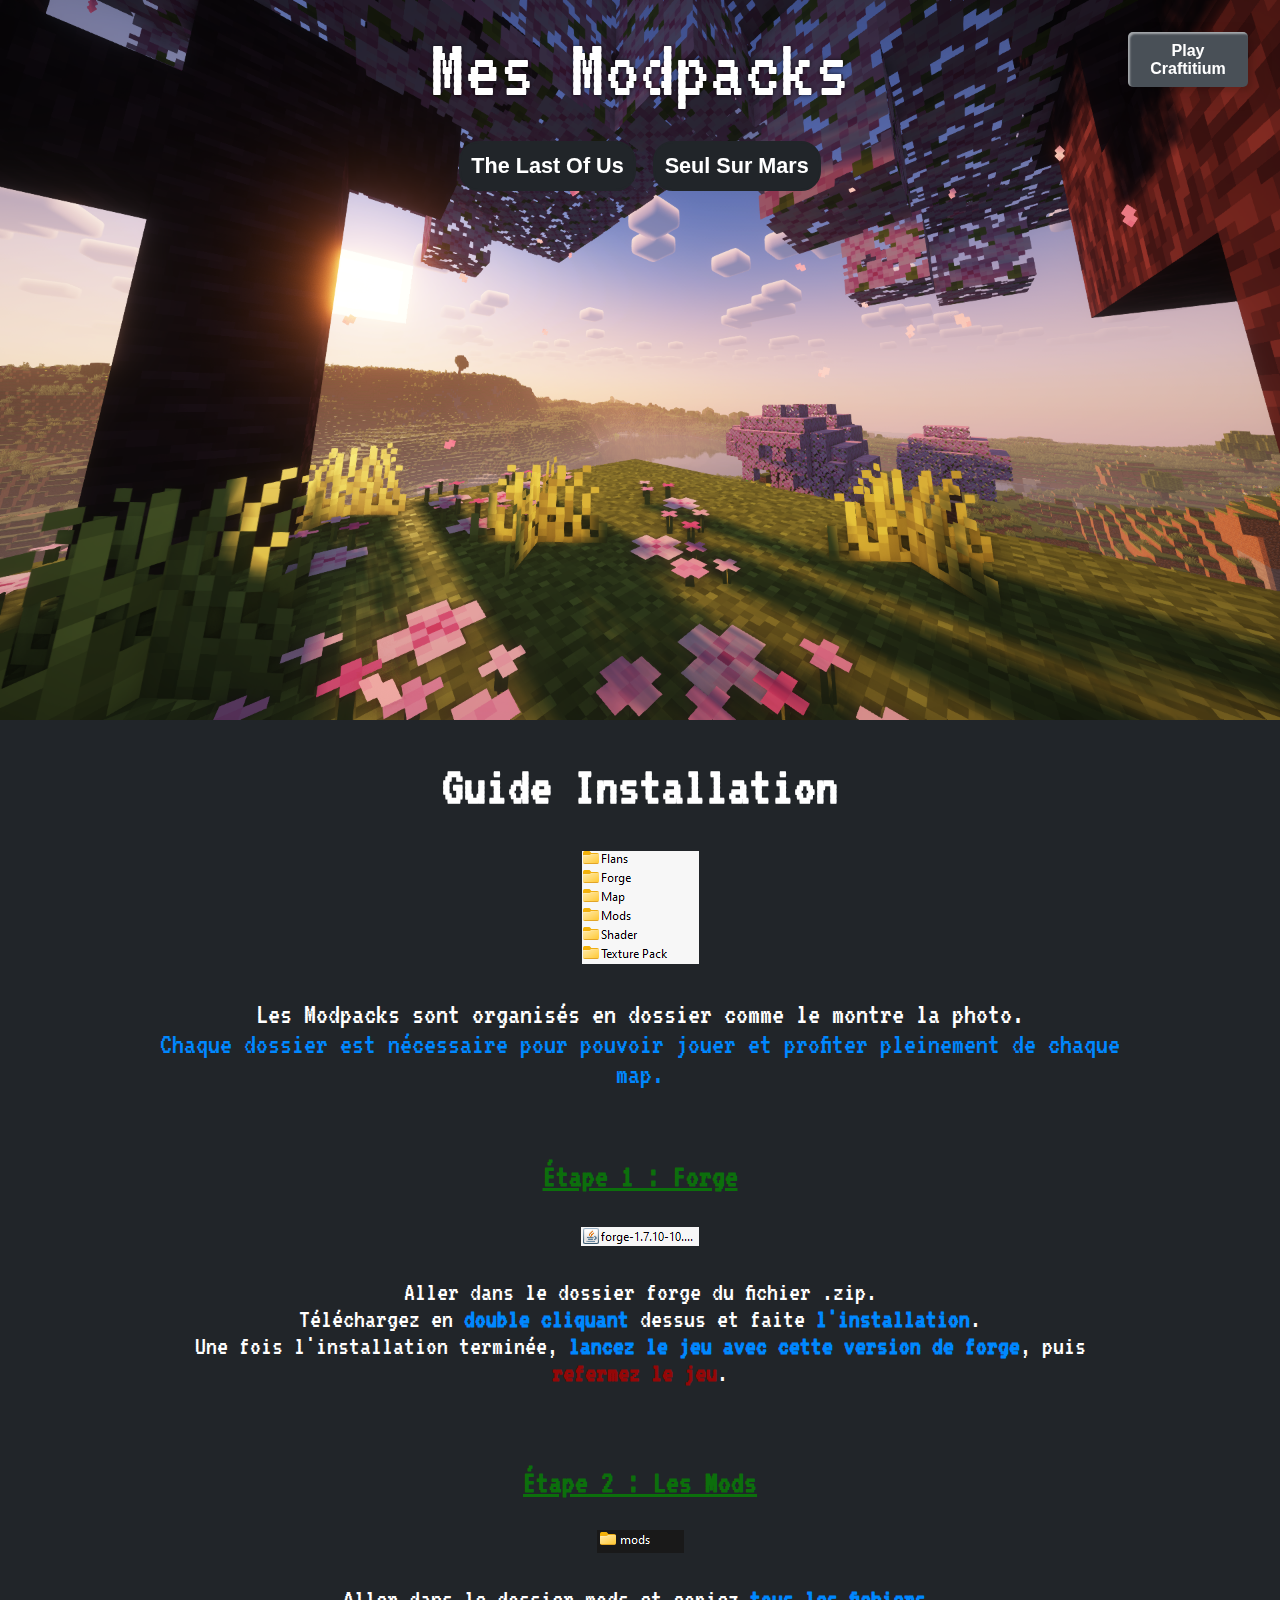
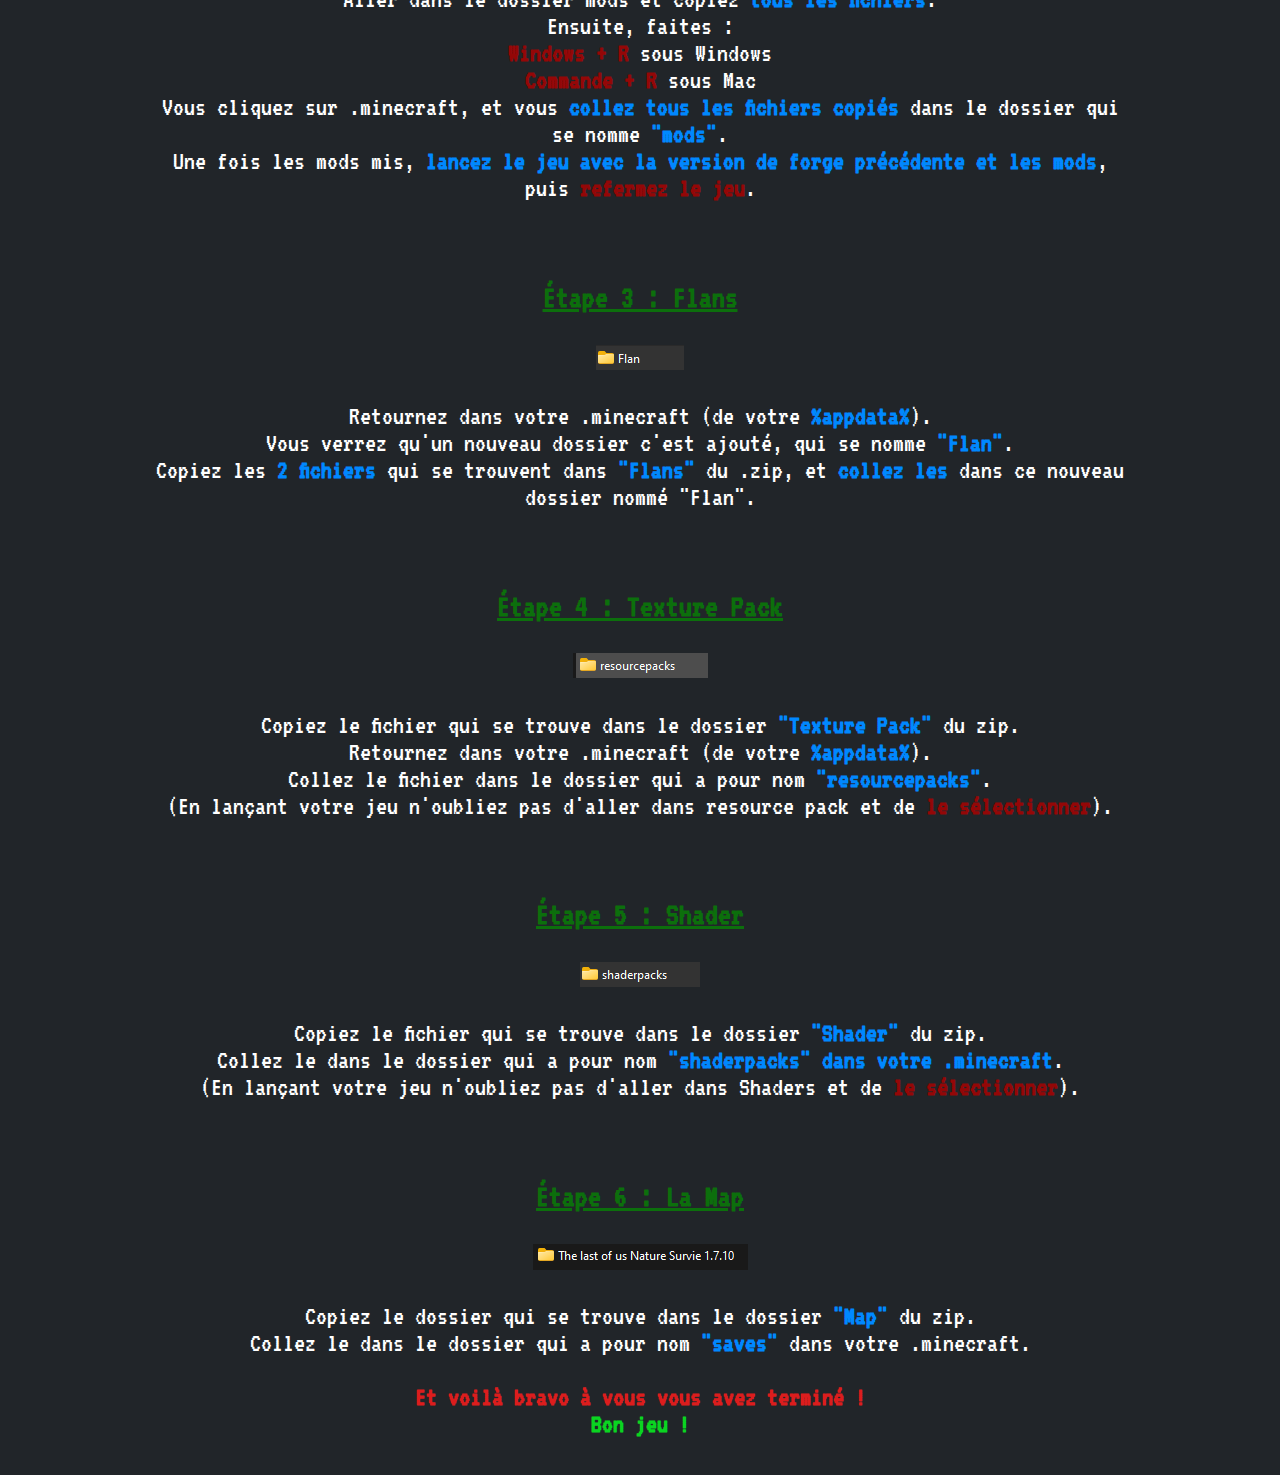
<file: index.html>
<!DOCTYPE html>
<html lang="fr">
<head>
    <meta name="Content-Type" content="UTF-8">
    <meta name="Content-Language" content="fr">
    <meta name="Copyright" content="@initium">
    <meta name="Author" content="@initium">
    <meta name="Description" content="Bienvenue sur Cubitum ! Retrouvez tous les modpacks Minecraft et Maps d'Initium ! Partez à l'aventure pour découvrir chaque map et leurs histoires !">
    <meta name="Keywords" content="Cubitium, Modpacks, Minecraft, Minecraft Modpack, Mods Minecraft, Mods, Game, Jeu vidéo cubique">
    <meta name="Subject" content="Modpacks Minecraft d'Initium">
    <meta name="Revisit-After" content="15 days">
    <meta name="Robots" content="index">
    <meta name="Rating" content="general">
    <meta name="Distribution" content="global">
    <meta name="Geography" content="France">
    <meta http-equiv="X-UA-Compatible" content="IE=edge">
    <meta name="viewport" content="width=device-width, initial-scale=1.0">
    <link rel="shortcut icon" href="./0-Ressources/icon_logo.png" type="image/x-icon">
    <link rel="stylesheet" href="./min-style.css">
    <title>Cubitium</title>
</head>
<body>

    <nav>
        <div class="sous_nav slide-top">
            <h1>Mes Modpacks</h1>
            <a href="./Modpack The Last Of Us/the_last_of_us.html">
                <button class="nav_btn">The Last Of Us</button> 
            </a>
            <a href="./Modpack Seul Sur Mars/seul_sur_mars.html">
                <button class="nav_btn">Seul Sur Mars</button> 
            </a>
        </div>
    </nav>

    <div class="craftitium slide-top-low">
        <a href="https://craftitium.netlify.app/" target="_blank">
            <button class="btn_game">Play <br> Craftitium</button>
        </a>
    </div>

    <div class="main_img">
        <img src="./0-Ressources/illu_main.png" alt="Minecraft Illustration">
    </div>

    <div class="docu_installation">
        <h1>Guide Installation</h1>
        <div>
            <img src="./0-Ressources/illu_orga_modpack.png" alt="Illustration Modpacks Organisation">
            <p class="txt_docu_instal">
                Les Modpacks sont organisés en dossier comme le montre la photo.
                <br>
                <span style="color: #0088ff;">
                    Chaque dossier est nécessaire pour pouvoir jouer et profiter
                    pleinement de chaque map.
                </span>
            </p>
        </div>
        <div class="step">
            <h3>Étape 1 : Forge</h3>
            <img src="./0-Ressources/illu_forge.png" alt="Illustration forge">
            <p>
                Aller dans le dossier forge du fichier .zip.
                <br>
                Téléchargez en <b style="color: #0088ff;">double cliquant</b> dessus et faite 
                <b style="color: #0088ff;">l'installation</b>.
                <br>
                Une fois l'installation terminée, 
                <b style="color: #0088ff;">lancez le jeu avec cette version de forge</b>,
                puis <b style="color: #940707;">refermez le jeu</b>.
            </p>
        </div>
        <div class="step">
            <h3>Étape 2 : Les Mods</h3>
            <img src="./0-Ressources/illu_mods.png" alt="Illustration mods">
            <p>
                Aller dans le dossier mods et copiez 
                <b style="color: #0088ff;">tous les fichiers</b>.
                <br>
                Ensuite, faites : 
                <br>
                <b style="color: #940707;">Windows + R</b> sous Windows
                <br>
                <b style="color: #940707;">Commande + R</b> sous Mac
                <br>
                Vous cliquez sur .minecraft, et vous 
                <b style="color: #0088ff;">collez tous les fichiers copiés</b> 
                dans le dossier qui se nomme <b style="color: #0088ff;">"mods"</b>.
                <br>
                Une fois les mods mis, <b style="color: #0088ff;">lancez le jeu avec la version de forge précédente et les mods</b>,
                puis <b style="color: #940707;">refermez le jeu</b>.
            </p>
        </div>
        <div class="step">
            <h3>Étape 3 : Flans</h3>
            <img src="./0-Ressources/illu_flan.png" alt="Illustration Flans">
            <p>
                Retournez dans votre .minecraft (de votre <b style="color: #0088ff;">%appdata%</b>).
                <br>
                Vous verrez qu'un nouveau dossier c'est ajouté, qui se nomme 
                <b style="color: #0088ff;">"Flan"</b>.
                <br>
                Copiez les <b style="color: #0088ff;">2 fichiers</b> qui se trouvent dans 
                <b style="color: #0088ff;">"Flans"</b> du .zip, 
                et <b style="color: #0088ff;">collez les</b> dans ce nouveau dossier nommé "Flan".
            </p>
        </div>
        <div class="step">
            <h3>Étape 4 : Texture Pack</h3>
            <img src="./0-Ressources/illu_ressource_pack.png" alt="Illustration Texture Pack">
            <p>
                Copiez le fichier qui se trouve dans le dossier 
                <b style="color: #0088ff;">"Texture Pack"</b> du zip.
                <br>
                Retournez dans votre .minecraft (de votre <b style="color: #0088ff;">%appdata%</b>).
                <br>
                Collez le fichier dans le dossier qui a pour nom <b style="color: #0088ff;">"resourcepacks"</b>.
                <br>
                (En lançant votre jeu n'oubliez pas d'aller dans resource pack et de <b style="color: #940707;">le sélectionner</b>).
            </p>
        </div>
        <div class="step">
            <h3>Étape 5 : Shader</h3>
            <img src="./0-Ressources/illu_shader.png" alt="Illustration Shader">
            <p>
                Copiez le fichier qui se trouve dans le dossier <b style="color: #0088ff;">"Shader"</b> du zip.
                <br>
                Collez le dans le dossier qui a pour nom 
                <b style="color: #0088ff;">"shaderpacks" dans votre .minecraft</b>.
                <br>
                (En lançant votre jeu n'oubliez pas d'aller dans Shaders et de 
                <b style="color: #940707;">le sélectionner</b>).
            </p>
        </div>
        <div class="step">
            <h3>Étape 6 : La Map</h3>
            <img src="./0-Ressources/illu_map.png" alt="Illustration Map">
            <p>
                Copiez le dossier qui se trouve dans le dossier <b style="color: #0088ff;">"Map"</b> du zip.
                <br>
                Collez le dans le dossier qui a pour nom <b style="color: #0088ff;">"saves"</b> dans votre .minecraft.
            </p>
            <p>
                <b style="color:#dc1d1d;">Et voilà bravo à vous vous avez terminé !</b>
                <br>
                <b style="color:#0ad521;">Bon jeu !</b>
            </p>
        </div>
    </div>

    <script src="./min-script.js"></script>
</body>
</html>
</file>
<file: min-style.css>
@import url('https://fonts.googleapis.com/css2?family=VT323&display=swap');body{padding:0;margin:0;list-style:none;overflow-x:hidden;font-family:'VT323',monospace}body{background-color:#212529}nav{display:flex;justify-content:center;text-shadow:0px 0px 4px rgba(0,0,0,.71)}.sous_nav{position:fixed;text-align:center;color:#fff;font-size:2.7em}.sous_nav h1{font-weight:100;padding:0;margin:.3em}.sous_nav a{color:#fff;text-decoration:none}.nav_btn{min-width:130px;height:50px;color:#fff;padding:5px 10px;font-weight:700;font-size:.5em;cursor:pointer;transition:all .3s ease;position:relative;display:inline-block;outline:none;border-radius:20px;border:2px solid #212529;background:#212529}.nav_btn:hover{background:#efefef;color:#212529}.nav_btn:active{background:#c2c2c2;color:#1b1c1e;padding:4px 9px;font-size:.45em}@media (max-width:899px){.sous_nav{font-size:2em}.sous_nav h1{margin:.2em}.nav_btn{min-width:130px;height:40px;padding:5px 10px;font-size:.5em}.nav_btn:active{padding:4px 9px;font-size:.45em}}@media (max-width:599px){nav{display:flex;flex-direction:column;align-items:center}
.sous_nav{margin-top:4em;font-size:1.5em}.sous_nav h1{margin:.2em}.nav_btn{min-width:80px;height:30px;padding:5px 10px;font-size:.5em}.nav_btn:active{padding:4px 9px;font-size:.45em}}.craftitium{position:fixed;top:2em;right:2em}.btn_game{min-width:120px;height:55px;color:#fff;padding:5px 10px;font-weight:700;font-size:1em;cursor:pointer;transition:all .3s ease;position:relative;display:inline-block;outline:none;border-radius:5px;border:none;box-shadow:inset 2px 2px 2px 0px rgba(255,255,255,.5),7px 7px 20px 0px rgba(0,0,0,.1),4px 4px 5px 0px rgba(0,0,0,.1);background:#495057}.btn_game:hover{background-color:#6c757d}.btn_game:active{top:2px}@media (max-width:899px){.craftitium{top:1em;right:2em}.btn_game{min-width:110px;height:45px;font-size:.9em}}@media (max-width:599px){.craftitium{top:.5em;right:.5em}.btn_game{min-width:50px;height:30px;font-size:.5em}}.main_img img{width:100%;height:auto}.docu_installation{color:#fff;text-align:center;font-size:1.7em;margin-left:5em;margin-right:5em}.txt_docu_instal{font-size:1.1em}
@media (max-width:899px){.docu_installation{font-size:1.6em;margin-left:3em;margin-right:3em}}@media (max-width:599px){.docu_installation{font-size:1.3em;margin-left:.4em;margin-right:.4em}}.step{padding:.4em}.step h3{color:#0c6f0c;text-decoration:underline}.slide-top{animation:slide-top .7s both}.slide-top-low{animation:slide-top 1.1s both}@-webkit-keyframes slide-top{0%{transform:translateY(-100px)}100%{transform:translateY(0)}}
</file>
